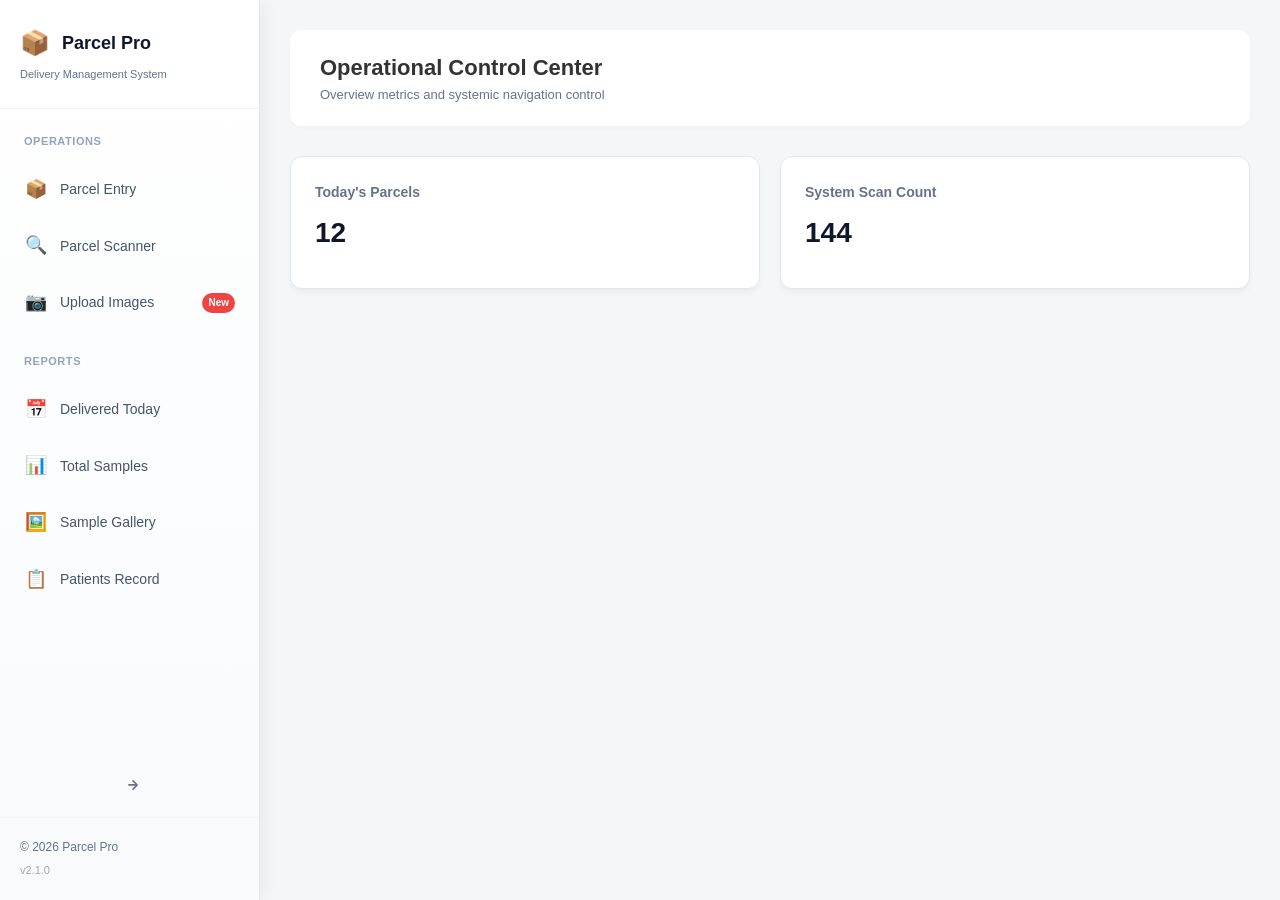
<file: index.html>
<!DOCTYPE html>
<html lang="en">
<head>
  <meta charset="UTF-8">
  <meta name="viewport" content="width=device-width, initial-scale=1.0">
  <title>Parcel Management Dashboard</title>
  <link rel="stylesheet" href="css/style.css">
  <style>
    .dashboard-grid {
      display: grid;
      grid-template-columns: repeat(auto-fit, minmax(240px, 1fr));
      gap: 20px;
      margin-top: 20px;
    }
    .stat-card {
      background: white;
      padding: 24px;
      border-radius: 12px;
      box-shadow: 0 4px 6px -1px rgba(0,0,0,0.05);
      border: 1px solid #e2e8f0;
    }
    .stat-title { font-size: 14px; color: #64748b; font-weight: 600; }
    .stat-val { font-size: 28px; font-weight: 700; color: #0f172a; margin: 8px 0; }
  </style>
</head>
<body>

  <div id="sidebar-injector"></div>

  <main class="main-content" id="mainContent">
    <header class="topbar">
      <button class="menu-btn" onclick="toggleSidebar()">☰</button>
      <div>
        <h1 style="font-size: 22px; font-weight: 700;">Operational Control Center</h1>
        <p style="font-size: 13px; color: #64748b;">Overview metrics and systemic navigation control</p>
      </div>
    </header>

    <div class="dashboard-grid">
      <div class="stat-card">
        <div class="stat-title">Today's Parcels</div>
        <div class="stat-val" id="count-today">--</div>
      </div>
      <div class="stat-card">
        <div class="stat-title">System Scan Count</div>
        <div class="stat-val" id="count-total">--</div>
      </div>
    </div>
  </main>

  <script src="js/config.js"></script>
  <script src="js/app-core.js"></script>
  <script>
    console.log("Initialized view using isolated Firebase Project Scope ID:", FIREBASE_CONFIG.projectId);
    document.getElementById('count-today').textContent = "12"; 
    document.getElementById('count-total').textContent = "144";
  </script>
</body>
</html>
</file>
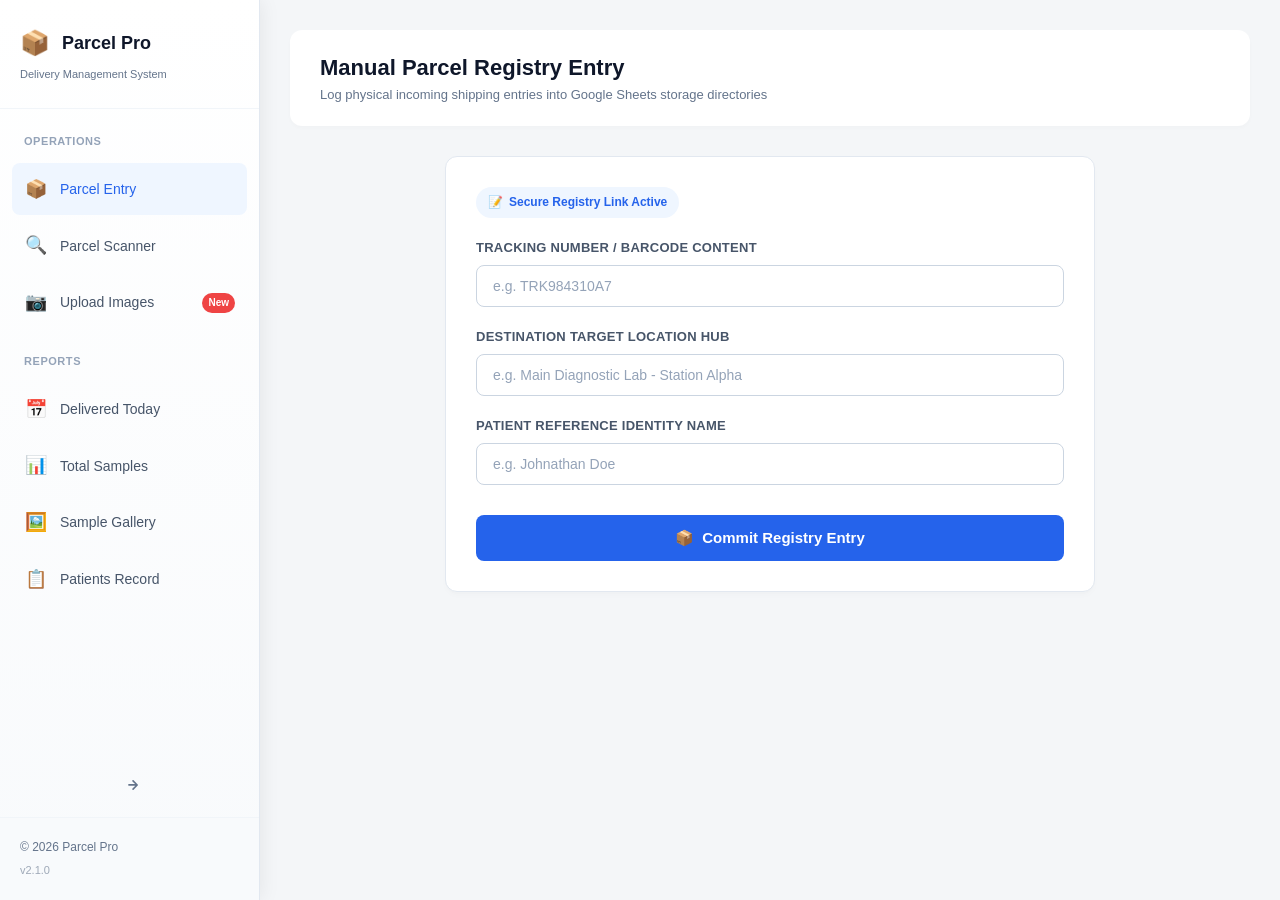
<file: parcel_entry.html>
<!DOCTYPE html>
<html lang="en">
<head>
  <meta charset="UTF-8">
  <meta name="viewport" content="width=device-width, initial-scale=1.0">
  <title>Parcel Manual Entry</title>
  <link rel="stylesheet" href="css/style.css">
  <style>
    /* Page Specific Form Presentation Components Grid Elements */
    .form-wrapper-box {
      background: white;
      padding: 30px;
      border-radius: 12px;
      box-shadow: 0 4px 6px -1px rgba(0, 0, 0, 0.02), 0 2px 4px -1px rgba(0, 0, 0, 0.01);
      border: 1px solid #e2e8f0;
      max-width: 650px;
      margin: 0 auto;
    }

    .form-header-badge {
      display: inline-flex;
      align-items: center;
      gap: 6px;
      background: #eff6ff;
      color: #2563eb;
      padding: 6px 12px;
      border-radius: 20px;
      font-size: 12px;
      font-weight: 600;
      margin-bottom: 20px;
    }

    .form-grid {
      display: flex;
      flex-direction: column;
      gap: 20px;
    }

    .form-group-item {
      display: flex;
      flex-direction: column;
      gap: 6px;
    }

    .form-group-item label {
      font-size: 13px;
      font-weight: 600;
      color: #475569;
      text-transform: uppercase;
      letter-spacing: 0.02em;
    }

    .form-field-control {
      width: 100%;
      padding: 12px 16px;
      border: 1px solid #cbd5e1;
      border-radius: 8px;
      font-size: 14px;
      color: #0f172a;
      outline: none;
      background: #fff;
      transition: border-color 0.2s, box-shadow 0.2s;
    }

    .form-field-control:focus {
      border-color: #2563eb;
      box-shadow: 0 0 0 3px rgba(37, 99, 235, 0.15);
    }

    .form-field-control::placeholder {
      color: #94a3b8;
    }

    .btn-action-submit {
      background: #2563eb;
      color: white;
      padding: 14px 28px;
      border: none;
      border-radius: 8px;
      font-weight: 600;
      font-size: 15px;
      cursor: pointer;
      display: flex;
      align-items: center;
      justify-content: center;
      gap: 8px;
      transition: background 0.2s, transform 0.1s;
      margin-top: 10px;
    }

    .btn-action-submit:hover {
      background: #1d4ed8;
    }

    .btn-action-submit:active {
      transform: scale(0.98);
    }

    .btn-action-submit:disabled {
      background: #94a3b8;
      cursor: not-allowed;
    }

    /* Informational Status Feedback Elements */
    .status-toast {
      padding: 14px 18px;
      border-radius: 8px;
      margin-top: 20px;
      font-size: 14px;
      font-weight: 500;
      display: none;
      animation: fadeIn 0.3s ease-in-out;
    }

    .status-toast.success {
      background: #f0fdf4;
      color: #16a34a;
      border: 1px solid #bbf7d0;
    }

    .status-toast.error {
      background: #fef2f2;
      color: #dc2626;
      border: 1px solid #fecaca;
    }

    @keyframes fadeIn {
      from { opacity: 0; transform: translateY(5px); }
      to { opacity: 1; transform: translateY(0); }
    }
  </style>
</head>
<body>

  <div id="sidebar-injector"></div>

  <main class="main-content" id="mainContent">
    <header class="topbar">
      <button class="menu-btn" onclick="toggleSidebar()" aria-label="Toggle Navigation Layout">☰</button>
      <div>
        <h1 style="font-size: 22px; font-weight: 700; color: #0f172a;">Manual Parcel Registry Entry</h1>
        <p style="font-size: 13px; color: #64748b;">Log physical incoming shipping entries into Google Sheets storage directories</p>
      </div>
    </header>

    <div class="form-wrapper-box">
      <div class="form-header-badge">
        <span>📝</span>
        <span>Secure Registry Link Active</span>
      </div>

      <form id="parcelRegistryForm" novalidate>
        <div class="form-grid">
          
          <div class="form-group-item">
            <label for="trackingNoInput">Tracking Number / Barcode Content</label>
            <input 
              type="text" 
              id="trackingNoInput" 
              class="form-field-control" 
              placeholder="e.g. TRK984310A7" 
              required 
              autocomplete="off"
            />
          </div>

          <div class="form-group-item">
            <label for="locationInput">Destination Target Location Hub</label>
            <input 
              type="text" 
              id="locationInput" 
              class="form-field-control" 
              placeholder="e.g. Main Diagnostic Lab - Station Alpha" 
              required
            />
          </div>

          <div class="form-group-item">
            <label for="patientNameInput">Patient Reference Identity Name</label>
            <input 
              type="text" 
              id="patientNameInput" 
              class="form-field-control" 
              placeholder="e.g. Johnathan Doe" 
              required
            />
          </div>

          <button type="submit" id="submitFormBtn" class="btn-action-submit">
            <span>📦</span>
            <span id="btnText">Commit Registry Entry</span>
          </button>

        </div>
      </form>

      <div id="feedbackAlert" class="status-toast"></div>
    </div>
  </main>

  <script src="js/config.js"></script>
  <script src="js/app-core.js"></script>

  <script>
    document.addEventListener("DOMContentLoaded", () => {
      const entryForm = document.getElementById("parcelRegistryForm");
      const trackingInput = document.getElementById("trackingNoInput");
      const locationInput = document.getElementById("locationInput");
      const patientInput = document.getElementById("patientNameInput");

      // Realtime input filtering utility: Auto-convert tracking strings to uppercase layout structures
      trackingInput.addEventListener("input", () => {
        trackingInput.value = trackingInput.value.toUpperCase().trim();
      });

      // Accessibility Keyboard Optimization: Advance input focus to next block upon pressing 'Enter'
      const inputFormSequence = [trackingInput, locationInput, patientInput];
      inputFormSequence.forEach((input, index) => {
        input.addEventListener("keydown", (event) => {
          if (event.key === "Enter") {
            event.preventDefault(); // Stop default browser submission hooks
            if (index < inputFormSequence.length - 1) {
              inputFormSequence[index + 1].focus(); // Advance focus to next element block
            } else {
              executeFormRegistrySubmission(); // Trigger submit flow on final block
            }
          }
        });
      });

      // Bind submission interceptor
      entryForm.addEventListener("submit", (event) => {
        event.preventDefault();
        executeFormRegistrySubmission();
      });

      /**
       * Asynchronous script engine to execute form validation and data payload broadcast pipelines
       */
      function executeFormRegistrySubmission() {
        const trackingVal = trackingInput.value.trim();
        const locationVal = locationInput.value.trim();
        const patientVal = patientInput.value.trim();
        
        const submitBtn = document.getElementById("submitFormBtn");
        const btnText = document.getElementById("btnText");
        const feedback = document.getElementById("feedbackAlert");

        // Simple local validations structure checks
        if (!trackingVal || !locationVal || !patientVal) {
          displaySubmissionToast("All entry configuration fields are mandatory parameters.", "error");
          return;
        }

        // Lock form interaction states during network transaction windows
        submitBtn.disabled = true;
        btnText.textContent = "Broadcasting to Google Sheets Server...";
        feedback.style.display = "none";

        // Generate data object payload structural mapping constraints
        const payloadData = {
          "Tracking no": trackingVal,
          "Location": locationVal,
          "Patient name": patientVal,
          "Sample Entry Date": new Date().toISOString() // Dynamic date validation tracking insertion stamp
        };

        // Query the centralized URL index key mapped inside js/config.js
        const targetsExecutionEndpoint = APP_API_REGISTRY.parcelEntry;

        fetch(targetsExecutionEndpoint, {
          method: "POST",
          mode: "cors",
          headers: {
            "Content-Type": "text/plain;charset=utf-8" // Handshake matches AppsScript standard parameters parsing
          },
          body: JSON.stringify(payloadData)
        })
        .then(response => {
          if (!response.ok) throw new Error("Server engine script rejected transaction parameters context.");
          return response.json();
        })
        .then(result => {
          if (result.result === "success" || result.status === "success" || result.success) {
            displaySubmissionToast("Asset entry logged successfully in Google Sheets Database.", "success");
            entryForm.reset(); // Wipe fields cleanly upon transactional resolution loop closures
            trackingInput.focus();
          } else {
            throw new Error(result.message || "Spreadsheet interface transaction fault.");
          }
        })
        .catch(error => {
          console.error("Manual Entry Pipeline Fault Encountered:", error);
          displaySubmissionToast("Network pipeline write error: " + error.message, "error");
        })
        .finally(() => {
          // Unlock button interface properties safely
          submitBtn.disabled = false;
          btnText.textContent = "Commit Registry Entry";
        });
      }

      /**
       * System Toast render notifications display utility helper closures
       */
      function displaySubmissionToast(message, type) {
        const feedback = document.getElementById("feedbackAlert");
        feedback.textContent = message;
        feedback.className = `status-toast ${type}`;
        feedback.style.display = "block";
      }

      // Local layout cleanup shortcuts handlers
      document.addEventListener("keydown", (e) => {
        if (e.key === "Escape") {
          entryForm.reset();
          feedback.style.display = "none";
        }
      });
    });
  </script>
</body>
</html>
</file>
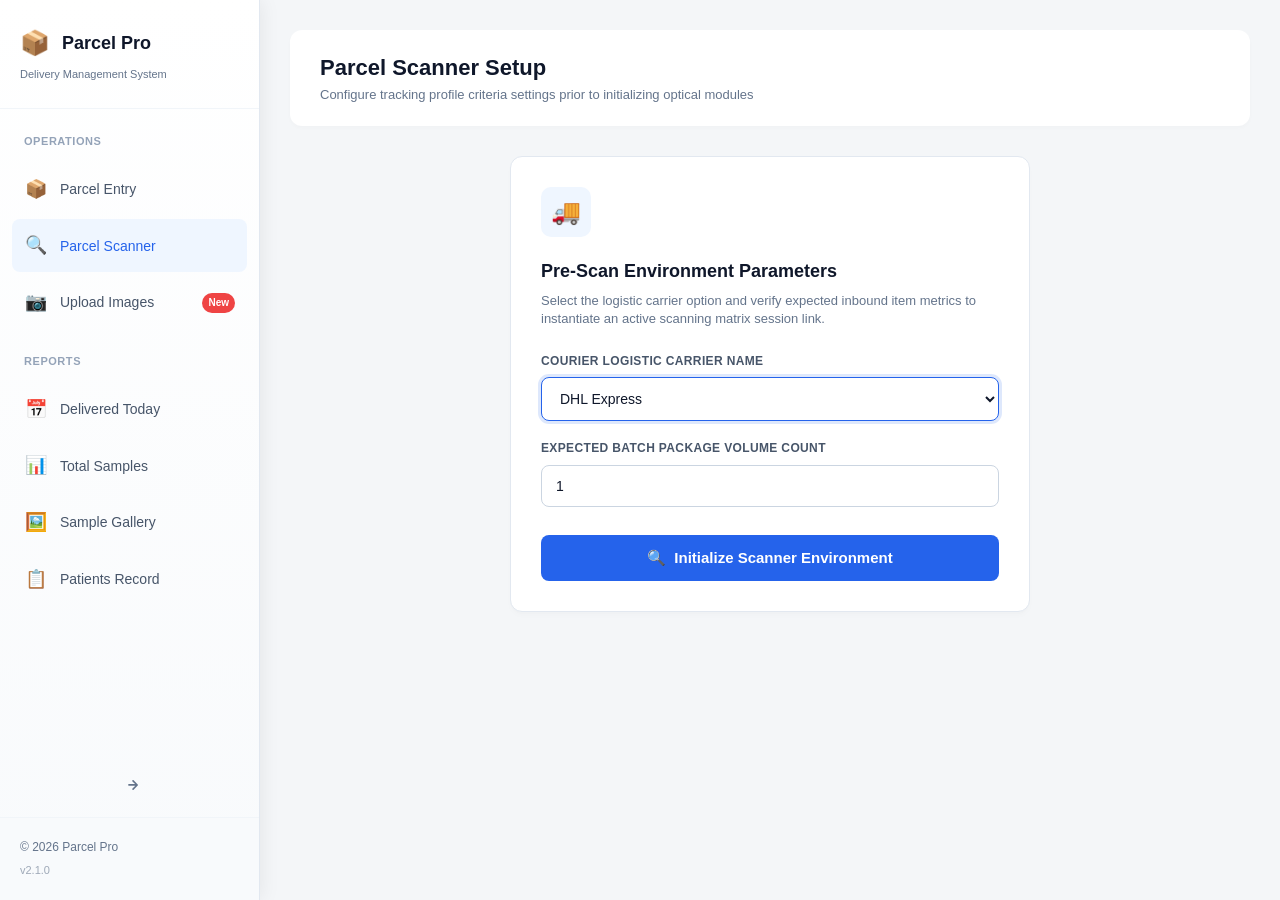
<file: parcel_entry_form.html>
<!DOCTYPE html>
<html lang="en">
<head>
  <meta charset="UTF-8">
  <meta name="viewport" content="width=device-width, initial-scale=1.0">
  <title>Parcel Scanner Configuration</title>
  <link rel="stylesheet" href="css/style.css">
  <style>
    /* Specific Layout Presentation Components for Form Setup Panels */
    .setup-card {
      background: white;
      padding: 30px;
      border-radius: 12px;
      box-shadow: 0 4px 6px -1px rgba(0, 0, 0, 0.02), 0 2px 4px -1px rgba(0, 0, 0, 0.01);
      border: 1px solid #e2e8f0;
      max-width: 520px;
      margin: 0 auto;
    }

    .setup-banner-icon {
      width: 50px;
      height: 50px;
      background: #eff6ff;
      color: #2563eb;
      border-radius: 10px;
      display: flex;
      align-items: center;
      justify-content: center;
      font-size: 24px;
      margin-bottom: 20px;
    }

    .setup-title {
      font-size: 18px;
      font-weight: 700;
      color: #0f172a;
      margin-bottom: 6px;
    }

    .setup-subtitle {
      font-size: 13px;
      color: #64748b;
      margin-bottom: 24px;
      line-height: 1.4;
    }

    .form-stack {
      display: flex;
      flex-direction: column;
      gap: 18px;
    }

    .input-wrapper {
      display: flex;
      flex-direction: column;
      gap: 6px;
    }

    .input-wrapper label {
      font-size: 12px;
      font-weight: 600;
      color: #475569;
      text-transform: uppercase;
      letter-spacing: 0.03em;
    }

    .form-select-control,
    .form-number-control {
      width: 100%;
      padding: 12px 14px;
      border: 1px solid #cbd5e1;
      border-radius: 8px;
      font-size: 14px;
      color: #0f172a;
      background-color: #fff;
      outline: none;
      transition: border-color 0.2s, box-shadow 0.2s;
    }

    .form-select-control:focus,
    .form-number-control:focus {
      border-color: #2563eb;
      box-shadow: 0 0 0 3px rgba(37, 99, 235, 0.15);
    }

    .btn-submit-scanner {
      background: #2563eb;
      color: white;
      padding: 14px;
      border: none;
      border-radius: 8px;
      font-weight: 600;
      font-size: 15px;
      cursor: pointer;
      display: flex;
      align-items: center;
      justify-content: center;
      gap: 8px;
      transition: background 0.2s, transform 0.1s;
      margin-top: 10px;
    }

    .btn-submit-scanner:hover {
      background: #1d4ed8;
    }

    .btn-submit-scanner:active {
      transform: scale(0.99);
    }

    .btn-submit-scanner:disabled {
      background: #94a3b8;
      cursor: not-allowed;
    }

    .status-toast-alert {
      padding: 12px 16px;
      border-radius: 8px;
      font-size: 13px;
      font-weight: 500;
      margin-top: 16px;
      display: none;
    }

    .status-toast-alert.success {
      background: #f0fdf4;
      color: #16a34a;
      border: 1px solid #bbf7d0;
    }
  </style>
</head>
<body>

  <div id="sidebar-injector"></div>

  <main class="main-content" id="mainContent">
    <header class="topbar">
      <button class="menu-btn" onclick="toggleSidebar()" aria-label="Open Navigation Bar Side Pane">☰</button>
      <div>
        <h1 style="font-size: 22px; font-weight: 700; color: #0f172a;">Parcel Scanner Setup</h1>
        <p style="font-size: 13px; color: #64748b;">Configure tracking profile criteria settings prior to initializing optical modules</p>
      </div>
    </header>

    <div class="setup-card">
      <div class="setup-banner-icon">🚚</div>
      <h2 class="setup-title">Pre-Scan Environment Parameters</h2>
      <p class="setup-subtitle">Select the logistic carrier option and verify expected inbound item metrics to instantiate an active scanning matrix session link.</p>

      <form id="scannerConfigForm">
        <div class="form-stack">
          
          <div class="input-wrapper">
            <label for="courierSelect">Courier Logistic Carrier Name</label>
            <select id="courierSelect" class="form-select-control" required>
              <option value="DHL Express">DHL Express</option>
              <option value="FedEx Routing">FedEx Routing Systems</option>
              <option value="BlueDart Logistics">BlueDart Logistics Hub</option>
              <option value="Delhivery Service">Delhivery Network Operations</option>
              <option value="Self-Collected Target">Internal Courier Dispatch</option>
            </select>
          </div>

          <div class="input-wrapper">
            <label for="expectedCountInput">Expected Batch Package Volume Count</label>
            <input 
              type="number" 
              id="expectedCountInput" 
              class="form-number-control" 
              min="1" 
              max="250" 
              value="1" 
              required
            />
          </div>

          <button type="submit" id="startScanningBtn" class="btn-submit-scanner">
            <span>🔍</span>
            <span id="btnLabel">Initialize Scanner Environment</span>
          </button>

        </div>
      </form>

      <div id="statusAlert" class="status-toast-alert success"></div>
    </div>
  </main>

  <script src="js/config.js"></script>
  <script src="js/app-core.js"></script>

  <script>
    document.addEventListener("DOMContentLoaded", () => {
      const configForm = document.getElementById("scannerConfigForm");
      const courierField = document.getElementById("courierSelect");
      const countField = document.getElementById("expectedCountInput");
      const submitBtn = document.getElementById("startScanningBtn");
      const btnLabel = document.getElementById("btnLabel");
      const toastAlert = document.getElementById("statusAlert");

      // Form Submit Workflow Interceptor Pipeline
      configForm.addEventListener("submit", (event) => {
        event.preventDefault(); // Stop native post-back loops

        const selectedCourier = courierField.value;
        const expectedCount = parseInt(countField.value, 10);

        // Sanity constraints verification fallback checks
        if (!selectedCourier || isNaN(expectedCount) || expectedCount < 1) {
          alert("Please verify form input constraints before dispatching runtime links.");
          return;
        }

        // Lock form during redirect handshakes transitions
        submitBtn.disabled = true;
        btnLabel.textContent = "Validating session parameters...";

        // Query our centralized Apps Script Endpoint URL safely from the configuration object map
        const validationEndpoint = APP_API_REGISTRY.parcelScannerSetup;

        // Perform asynchronous registration transaction hook with Google Web App server engines
        fetch(validationEndpoint, {
          method: "POST",
          mode: "cors",
          headers: { "Content-Type": "text/plain;charset=utf-8" },
          body: JSON.stringify({
            sessionCourier: selectedCourier,
            allottedBatchLimit: expectedCount,
            creationTimestamp: new Date().toISOString()
          })
        })
        .then(response => {
          // Fallback to local redirection immediately if endpoint lacks programmatic return headers
          if (!response.ok) throw new Error("Endpoint verification skipped. Transitioning to hardware layers.");
          return response.json();
        })
        .catch(error => {
          console.warn("Server validation layer silent fallback initiated:", error.message);
          return { status: "success" }; // Silent bypass ensures field devices function if network drops
        })
        .then(result => {
          // Render confirmation notice before page transitions
          toastAlert.textContent = `Configuration saved: ${selectedCourier}. Launching camera processing frames...`;
          toastAlert.style.display = "block";

          // Forward session tracking context configurations explicitly via encoded query strings parameters
          setTimeout(() => {
            window.location.href = `scanner_camera.html?courier=${encodeURIComponent(selectedCourier)}&count=${expectedCount}`;
          }, 900);
        });
      });

      // Keyboard Shortcut Accessibility: Focus fields automatically on initialization
      courierField.focus();

      document.addEventListener("keydown", (e) => {
        if (e.key === "Escape") {
          configForm.reset();
          toastAlert.style.display = "none";
        }
      });
    });
  </script>
</body>
</html>
</file>
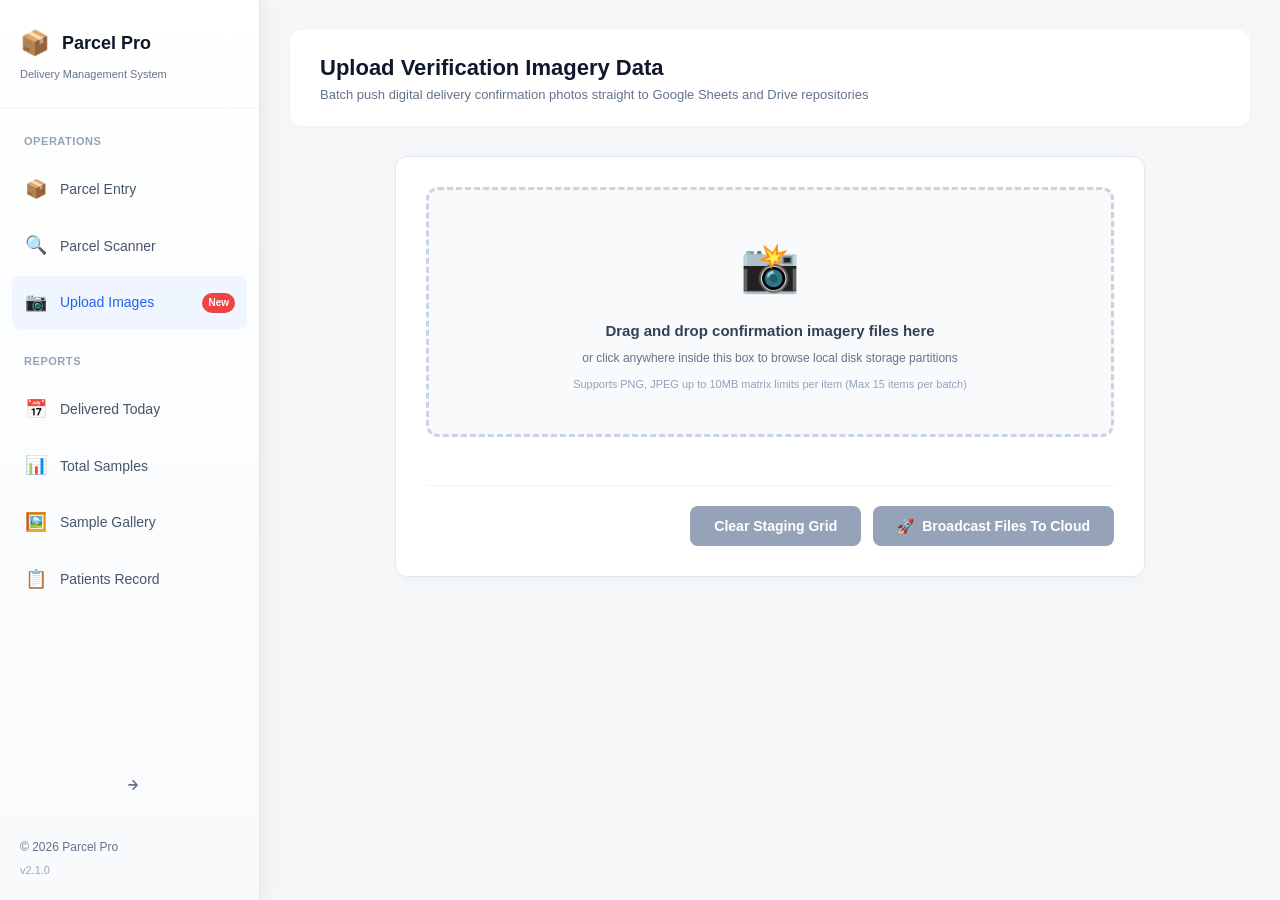
<file: upload_sample_images.html>
<!DOCTYPE html>
<html lang="en">
<head>
  <meta charset="UTF-8">
  <meta name="viewport" content="width=device-width, initial-scale=1.0">
  <title>Upload Verification Imagery Data</title>
  <link rel="stylesheet" href="css/style.css">
  <style>
    /* Specific Page Layout Presentation Elements for Dropzones and Thumbnails */
    .upload-container-card {
      background: white; padding: 30px; border-radius: 12px; border: 1px solid #e2e8f0;
      box-shadow: 0 4px 6px -1px rgba(0,0,0,0.02); max-width: 750px; margin: 0 auto;
    }
    
    .drop-zone-area {
      border: 3px dashed #cbd5e1; background: #f8fafc; padding: 40px 20px;
      text-align: center; border-radius: 12px; cursor: pointer;
      transition: all 0.2s cubic-bezier(0.4, 0, 0.2, 1);
    }
    .drop-zone-area.dragover {
      background: #eff6ff; border-color: #2563eb; transform: scale(0.99);
    }
    .drop-zone-icon { font-size: 48px; margin-bottom: 12px; display: inline-block; }
    .drop-zone-text { font-size: 15px; font-weight: 600; color: #334155; }
    .drop-zone-subtext { font-size: 12px; color: #64748b; margin-top: 6px; }

    /* Structural Grid System for Local Media Previews */
    .preview-thumbnail-grid {
      display: grid; grid-template-columns: repeat(auto-fill, minmax(130px, 1fr));
      gap: 16px; margin-top: 24px;
    }
    .thumb-preview-card {
      background: #fff; border-radius: 8px; border: 1px solid #e2e8f0;
      overflow: hidden; position: relative; aspect-ratio: 1 / 1;
      box-shadow: 0 2px 4px rgba(0,0,0,0.02); display: flex; align-items: center; justify-content: center;
    }
    .thumb-actual-img { width: 100%; height: 100%; object-fit: cover; }
    .thumb-remove-btn {
      position: absolute; top: 4px; right: 4px; background: rgba(239, 68, 68, 0.9);
      color: white; border: none; width: 22px; height: 22px; border-radius: 50%;
      font-size: 12px; font-weight: bold; cursor: pointer; display: flex;
      align-items: center; justify-content: center; box-shadow: 0 2px 4px rgba(0,0,0,0.2);
    }
    .thumb-remove-btn:hover { background: #dc2626; }

    /* Operational Button Interaction Bars layout styles */
    .actions-button-group {
      display: flex; gap: 12px; margin-top: 24px; justify-content: flex-end;
      border-top: 1px solid #f1f5f9; padding-top: 20px;
    }
    .btn-functional-action {
      padding: 12px 24px; font-size: 14px; font-weight: 600; border-radius: 8px;
      cursor: pointer; transition: all 0.15s; border: none; display: flex; align-items: center; gap: 8px;
    }
    .btn-functional-action.secondary { background: #f1f5f9; color: #475569; }
    .btn-functional-action.secondary:hover { background: #e2e8f0; color: #0f172a; }
    .btn-functional-action.primary { background: #2563eb; color: white; }
    .btn-functional-action.primary:hover { background: #1d4ed8; }
    .btn-functional-action:disabled { background: #94a3b8 !important; color: white !important; cursor: not-allowed; }

    /* Global Dynamic Visual Status Toasts elements alerts */
    .alert-toast-banner {
      padding: 14px 18px; border-radius: 8px; margin-top: 20px;
      font-size: 14px; font-weight: 500; display: none;
    }
    .alert-toast-banner.success { background: #f0fdf4; color: #16a34a; border: 1px solid #bbf7d0; }
    .alert-toast-banner.error { background: #fef2f2; color: #dc2626; border: 1px solid #fecaca; }
  </style>
</head>
<body>

  <div id="sidebar-injector"></div>

  <main class="main-content" id="mainContent">
    <header class="topbar">
      <button class="menu-btn" onclick="toggleSidebar()" aria-label="Open Navigation Layer Side Panel">☰</button>
      <div>
        <h1 style="font-size: 22px; font-weight: 700; color: #0f172a;">Upload Verification Imagery Data</h1>
        <p style="font-size: 13px; color: #64748b;">Batch push digital delivery confirmation photos straight to Google Sheets and Drive repositories</p>
      </div>
    </header>

    <div class="upload-container-card">
      
      <input type="file" id="nativeHiddenFileInput" accept="image/*" multiple style="display: none;">

      <div class="drop-zone-area" id="dropZoneContainer">
        <span class="drop-zone-icon">📸</span>
        <div class="drop-zone-text">Drag and drop confirmation imagery files here</div>
        <div class="drop-zone-subtext">or click anywhere inside this box to browse local disk storage partitions</div>
        <div style="font-size: 11px; margin-top: 8px; color: #94a3b8; font-weight: 500;">Supports PNG, JPEG up to 10MB matrix limits per item (Max 15 items per batch)</div>
      </div>

      <div class="preview-thumbnail-grid" id="thumbnailPreviewGrid"></div>

      <div class="actions-button-group">
        <button class="btn-functional-action secondary" id="clearStagingGridBtn" disabled>Clear Staging Grid</button>
        <button class="btn-functional-action primary" id="triggerBroadcastUploadBtn" disabled>
          <span>🚀</span>
          <span id="uploadBtnLabelText">Broadcast Files To Cloud</span>
        </button>
      </div>

      <div id="statusNotificationBanner" class="alert-toast-banner"></div>

    </div>
  </main>

  <script src="js/config.js"></script>
  <script src="js/app-core.js"></script>

  <script>
    document.addEventListener("DOMContentLoaded", () => {
      let stagedFilesCollectionMemory = [];
      const MAXIMUM_BATCH_COUNT_LIMIT = 15;
      const INDIVIDUAL_FILE_SIZE_CEILING_BYTES = 10 * 1024 * 1024; // 10MB individual safety bounds check

      const dropZone = document.getElementById("dropZoneContainer");
      const nativeInput = document.getElementById("nativeHiddenFileInput");
      const previewGrid = document.getElementById("thumbnailPreviewGrid");
      const uploadBtn = document.getElementById("triggerBroadcastUploadBtn");
      const clearBtn = document.getElementById("clearStagingGridBtn");
      const alertBanner = document.getElementById("statusNotificationBanner");
      const labelText = document.getElementById("uploadBtnLabelText");

      // Bind interaction hooks to wire up local storage dialogue browsers
      dropZone.addEventListener("click", () => nativeInput.click());
      nativeInput.addEventListener("change", (e) => ingestSelectedFilesStream(e.target.files));

      // Handle structural Drag Over visual canvas transformation feedback actions
      dropZone.addEventListener("dragover", (e) => {
        e.preventDefault();
        dropZone.classList.add("dragover");
      });

      ["dragleave", "dragend"].forEach(type => {
        dropZone.addEventListener(type, () => dropZone.classList.remove("dragover"));
      });

      dropZone.addEventListener("drop", (e) => {
        e.preventDefault();
        dropZone.classList.remove("dragover");
        ingestSelectedFilesStream(e.dataTransfer.files);
      });

      // Clear layout elements button binding
      clearBtn.addEventListener("click", purgeStagingAreaClean);

      // Submit execution button binding
      uploadBtn.addEventListener("click", executeMediaBatchUploadBroadcast);

      /**
       * Validate file array collections and append into active layout runtime environments memory arrays
       */
      function ingestSelectedFilesStream(fileList) {
        alertBanner.style.display = "none";

        if (stagedFilesCollectionMemory.length + fileList.length > MAXIMUM_BATCH_COUNT_LIMIT) {
          displayOperationAlert(`Batch limit breached. You can only append a max total of ${MAXIMUM_BATCH_COUNT_LIMIT} items per batch upload operation loop.`, "error");
          return;
        }

        Array.from(fileList).forEach(file => {
          if (!file.type.startsWith("image/")) {
            console.warn(`Ingestion dropped. Non-image file criteria descriptor format rejected: ${file.name}`);
            return;
          }
          if (file.size > INDIVIDUAL_FILE_SIZE_CEILING_BYTES) {
            displayOperationAlert(`File size floor limit exceeded: [${file.name}]. Individual files must sit strictly below the 10MB memory weight constraints boundary line.`, "error");
            return;
          }

          // Append file context safely into structural data arrays memory allocations
          stagedFilesCollectionMemory.push(file);
          
          // Generate immediate sandboxed blob URL strings to instantiate fast local layout rendering checks
          const reader = new FileReader();
          reader.onload = (event) => {
            const cardNode = document.createElement("div");
            cardNode.className = "thumb-preview-card";
            cardNode.dataset.fileNameSignature = file.name;

            cardNode.innerHTML = `
              <button class="thumb-remove-btn" type="button" title="Remove image context">&times;</button>
              <img src="${event.target.result}" alt="Staged photo thumbnail layout" class="thumb-actual-img" />
            `;

            // Bind individual dynamic removal handlers loops directly onto deletion nodes
            cardNode.querySelector(".thumb-remove-btn").addEventListener("click", () => {
              removeSingleStagedItem(file.name, cardNode);
            });

            previewGrid.appendChild(cardNode);
            refreshInteractiveButtonStates();
          };
          reader.readAsDataURL(file);
        });
      }

      function removeSingleStagedItem(targetFileName, HTMLCardElementNode) {
        stagedFilesCollectionMemory = stagedFilesCollectionMemory.filter(f => f.name !== targetFileName);
        HTMLCardElementNode.remove();
        refreshInteractiveButtonStates();
      }

      function purgeStagingAreaClean() {
        stagedFilesCollectionMemory = [];
        previewGrid.innerHTML = "";
        nativeInput.value = "";
        alertBanner.style.display = "none";
        refreshInteractiveButtonStates();
      }

      function refreshInteractiveButtonStates() {
        const payloadActive = stagedFilesCollectionMemory.length > 0;
        uploadBtn.disabled = !payloadActive;
        clearBtn.disabled = !payloadActive;
      }

      /**
       * Convert image data into Base64 strings asynchronously and broadcast payloads to Google Apps Script endpoints
       */
      function executeMediaBatchUploadBroadcast() {
        uploadBtn.disabled = true;
        clearBtn.disabled = true;
        alertBanner.style.display = "none";

        let completedSucceededCount = 0;
        labelText.textContent = `Uploading items: (0 / ${stagedFilesCollectionMemory.length})...`;

        // Map array contents straight into sequence arrays chains execution loops pipelines
        const asynchronousUploadJobsChain = stagedFilesCollectionMemory.map(fileObject => {
          return new Promise((resolve, reject) => {
            const dataBase64Reader = new FileReader();
            
            dataBase64Reader.onload = () => {
              const base64DataPayloadString = dataBase64Reader.result;
              
              // Structure transaction metrics context definitions mapping configurations properties
              const transportPacketPayload = {
                "Image": base64DataPayloadString,
                "Tracking no": `MANUAL-UPLOAD-${Math.floor(100000 + Math.random() * 900000)}`, // Explicit barcode placeholder tracking signifier tags
                "Patient name": "Bulk Media Staging Entry Portfolio",
                "Sample Entry Date": new Date().toISOString()
              };

              // Safely read the targeted production URL endpoint key from js/config.js object mappings
              const backendUploadExecutionRouteUrl = APP_API_REGISTRY.sampleImageUpload;

              fetch(backendUploadExecutionRouteUrl, {
                method: "POST",
                mode: "cors",
                headers: { "Content-Type": "text/plain;charset=utf-8" },
                body: JSON.stringify(transportPacketPayload)
              })
              .then(res => {
                if (!res.ok) throw new Error("Data serialization stream packet dropped by AppsScript host environment engines.");
                return res.json();
              })
              .then(parsedResult => {
                completedSucceededCount++;
                labelText.textContent = `Uploading items: (${completedSucceededCount} / ${stagedFilesCollectionMemory.length})...`;
                resolve(parsedResult);
              })
              .catch(err => {
                console.error(`Asset processing dispatch crash on element [${fileObject.name}]:`, err);
                reject(err);
              });
            };

            dataBase64Reader.readAsDataURL(fileObject);
          });
        });

        // Fire off all file transport promise operations concurrently inside safe global threads matrices monitors
        Promise.allSettled(asynchronousUploadJobsChain)
          .then(resultsCollection => {
            const fullyPassedCount = resultsCollection.filter(r => r.status === "fulfilled").length;
            
            if (fullyPassedCount === stagedFilesCollectionMemory.length) {
              displayOperationAlert(`Success: ${fullyPassedCount} verification evidence photos successfully written into Google Drive & Sheet storage repositories.`, "success");
              purgeStagingAreaClean();
            } else {
              displayOperationAlert(`Batch resolution warning: (${fullyPassedCount} passed successfully, ${stagedFilesCollectionMemory.length - fullyPassedCount} failed data synchronizations). Check console error traces.`, "error");
              refreshInteractiveButtonStates();
            }
          })
          .catch(criticalGlobalCrashError => {
            displayOperationAlert(`Critical media array broadcast failure code: ${criticalGlobalCrashError.message}`, "error");
            refreshInteractiveButtonStates();
          })
          .finally(() => {
            labelText.textContent = "Broadcast Files To Cloud";
          });
      }

      function displayOperationAlert(messageText, styleVariantType) {
        alertBanner.textContent = messageText;
        alertBanner.className = `alert-toast-banner ${styleVariantType}`;
        alertBanner.style.display = "block";
      }

      // Local layout accessibility exit shortcuts rules escape patterns
      document.addEventListener("keydown", (e) => {
        if (e.key === "Escape" && stagedFilesCollectionMemory.length > 0) {
          if(confirm("Wipe all active local unsaved staged file preview rows?")) {
            purgeStagingAreaClean();
          }
        }
      });
    });
  </script>
</body>
</html>
</file>
<file: css/style.css>
/* Core Structural Layout Configurations */
* {
  box-sizing: border-box;
  margin: 0;
  padding: 0;
}

body {
  font-family: -apple-system, BlinkMacSystemFont, 'Segoe UI', Arial, sans-serif;
  background: #f4f6f8;
  color: #333;
  line-height: 1.6;
  display: flex;
  min-height: 100vh;
  overflow-x: hidden;
}

/* Sidebar Specific Visual Formats */
.sidebar {
  width: 260px;
  background: linear-gradient(180deg, #ffffff 0%, #f8fafc 100%);
  color: #1e293b;
  padding: 0;
  position: fixed;
  top: 0;
  left: 0;
  height: 100%;
  transition: all 0.3s cubic-bezier(0.4, 0, 0.2, 1);
  z-index: 1000;
  overflow-y: auto;
  box-shadow: 0 0 20px rgba(0, 0, 0, 0.08);
  border-right: 1px solid #e2e8f0;
  display: flex;
  flex-direction: column;
}

.sidebar.collapsed {
  width: 70px;
}

.sidebar-header {
  padding: 24px 20px;
  border-bottom: 1px solid #f1f5f9;
  cursor: pointer;
  transition: background 0.2s;
}

.sidebar-header:hover {
  background: #f8fafc;
}

.logo {
  display: flex;
  align-items: center;
  gap: 12px;
}

.logo-icon {
  font-size: 24px;
  flex-shrink: 0;
}

.logo-text {
  font-weight: 700;
  font-size: 18px;
  color: #0f172a;
  white-space: nowrap;
  opacity: 1;
  transition: opacity 0.2s;
}

.sidebar.collapsed .logo-text,
.sidebar.collapsed .sidebar-subtitle,
.sidebar.collapsed .menu-section-title,
.sidebar.collapsed .menu-item-text,
.sidebar.collapsed .menu-item-badge,
.sidebar.collapsed .sidebar-footer {
  display: none !important;
}

.sidebar-subtitle {
  font-size: 11px;
  color: #64748b;
  margin-top: 4px;
  font-weight: 500;
}

.sidebar-menu {
  padding: 24px 12px;
  flex-grow: 1;
}

.menu-section {
  margin-bottom: 24px;
}

.menu-section-title {
  font-size: 11px;
  text-transform: uppercase;
  letter-spacing: 0.05em;
  color: #94a3b8;
  font-weight: 700;
  padding: 0 12px;
  margin-bottom: 12px;
}

.menu-items {
  display: flex;
  flex-direction: column;
  gap: 4px;
}

.menu-item {
  display: flex;
  align-items: center;
  padding: 12px;
  color: #475569;
  text-decoration: none;
  border-radius: 8px;
  font-weight: 500;
  font-size: 14px;
  transition: all 0.2s;
  position: relative;
}

.menu-item:hover {
  background: #f1f5f9;
  color: #0f172a;
}

.menu-item.active {
  background: #eff6ff;
  color: #2563eb;
}

.menu-item-icon {
  font-size: 18px;
  margin-right: 12px;
  width: 24px;
  text-align: center;
  flex-shrink: 0;
}

.sidebar.collapsed .menu-item-icon {
  margin-right: 0;
}

.menu-item-badge {
  margin-left: auto;
  background: #ef4444;
  color: white;
  font-size: 10px;
  padding: 2px 6px;
  border-radius: 10px;
  font-weight: 600;
}

/* Tooltip Display Engine configurations for Collapsed layouts */
.sidebar.collapsed .menu-item[data-tooltip]:hover::after {
  content: attr(data-tooltip);
  position: absolute;
  left: 80px;
  top: 50%;
  transform: translateY(-50%);
  background: #0f172a;
  color: white;
  padding: 6px 12px;
  border-radius: 6px;
  font-size: 12px;
  white-space: nowrap;
  z-index: 2000;
  box-shadow: 0 4px 6px -1px rgba(0,0,0,0.1);
}

.collapse-expand {
  background: none;
  border: none;
  color: #64748b;
  padding: 12px;
  cursor: pointer;
  display: flex;
  align-items: center;
  justify-content: center;
  margin: 12px;
  border-radius: 8px;
  transition: background 0.2s;
}

.collapse-expand:hover {
  background: #f1f5f9;
}

.sidebar.collapsed .collapse-expand svg {
  transform: rotate(180deg);
}

.sidebar-footer {
  padding: 20px;
  font-size: 12px;
  color: #64748b;
  border-top: 1px solid #f1f5f9;
  background: #f8fafc;
}

/* Master Content Positioning Elements */
.main-content {
  flex-grow: 1;
  margin-left: 260px;
  padding: 30px;
  transition: all 0.3s cubic-bezier(0.4, 0, 0.2, 1);
  min-height: 100vh;
}

.main-content.sidebar-collapsed {
  margin-left: 70px;
}

.topbar {
  background: white;
  padding: 20px 30px;
  border-radius: 12px;
  box-shadow: 0 2px 4px rgba(0,0,0,0.02);
  margin-bottom: 30px;
  display: flex;
  align-items: center;
  justify-content: space-between;
}

.menu-btn {
  display: none;
  background: none;
  border: none;
  font-size: 24px;
  cursor: pointer;
}

/* Adaptive Media Viewport Engine Breakpoints */
@media (max-width: 768px) {
  .sidebar {
    transform: translateX(-100%);
  }
  .sidebar.open {
    transform: translateX(0);
    width: 260px;
  }
  .sidebar.open .logo-text,
  .sidebar.open .sidebar-subtitle,
  .sidebar.open .menu-section-title,
  .sidebar.open .menu-item-text,
  .sidebar.open .sidebar-footer {
    display: block !important;
  }
  .main-content, .main-content.sidebar-collapsed {
    margin-left: 0 !important;
    padding: 15px;
  }
  .menu-btn {
    display: block;
  }
}
</file>
